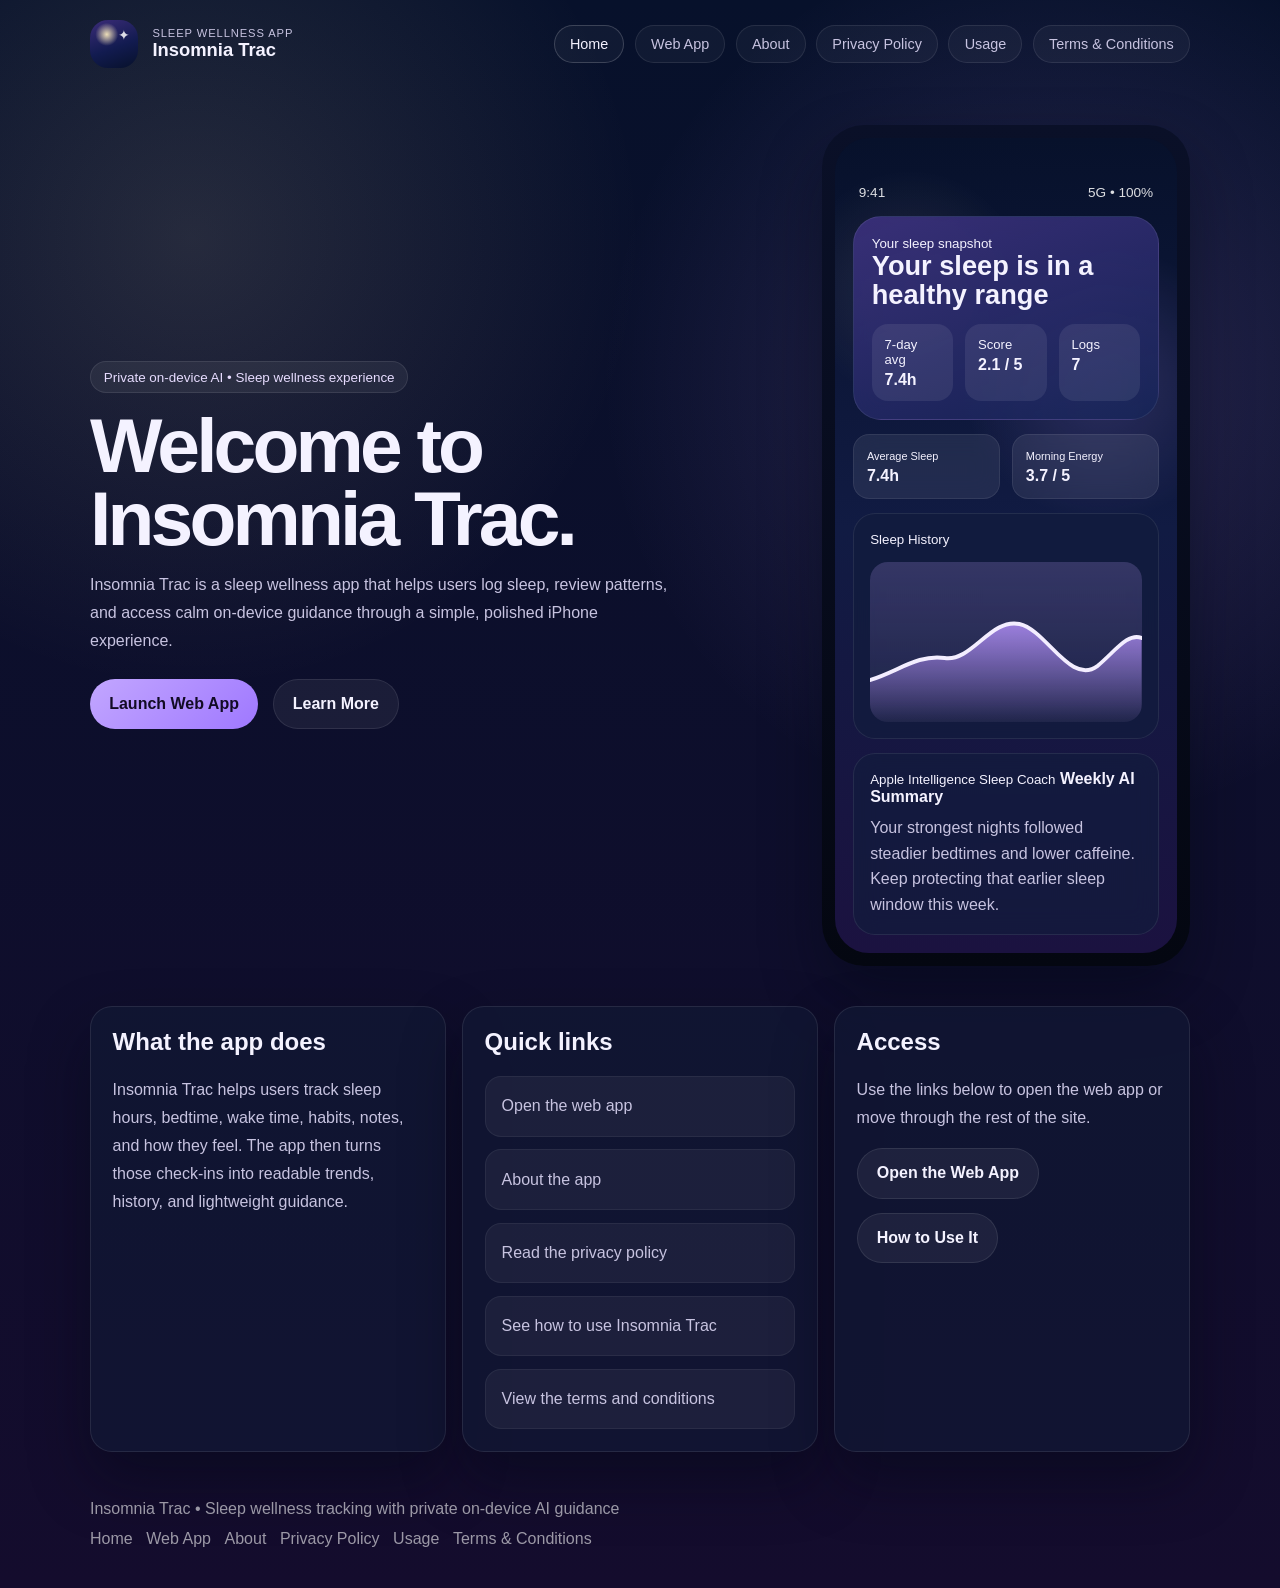
<file: docs/index.html>
<!DOCTYPE html>
<html lang="en">
<head>
    <meta charset="UTF-8">
    <meta name="viewport" content="width=device-width, initial-scale=1.0">
    <title>Insomnia Trac | Home</title>
    <meta name="description" content="Insomnia Trac is a sleep wellness app that helps users log sleep, review patterns, and access private on-device AI guidance.">
    <style>
        :root {
            --bg-top: #07112b;
            --bg-bottom: #140c2d;
            --panel: rgba(17, 24, 52, 0.78);
            --panel-strong: rgba(24, 32, 68, 0.9);
            --line: rgba(255, 255, 255, 0.09);
            --text: #f4f2ff;
            --muted: #c7c3e0;
            --accent: #b894ff;
            --accent-soft: #e7dcff;
            --glow: #f7e7bc;
            --shadow: 0 28px 60px rgba(3, 7, 18, 0.42);
            --radius-xl: 32px;
            --radius-lg: 22px;
        }

        * {
            box-sizing: border-box;
        }

        body {
            margin: 0;
            font-family: "Avenir Next", "Nunito Sans", sans-serif;
            color: var(--text);
            background:
                radial-gradient(circle at 15% 15%, rgba(247, 231, 188, 0.12), transparent 26%),
                radial-gradient(circle at 82% 24%, rgba(184, 148, 255, 0.18), transparent 28%),
                linear-gradient(180deg, var(--bg-top), var(--bg-bottom));
            min-height: 100vh;
        }

        a {
            color: inherit;
            text-decoration: none;
        }

        .container {
            width: min(1100px, calc(100% - 2rem));
            margin: 0 auto;
        }

        .topbar {
            display: flex;
            justify-content: space-between;
            align-items: center;
            gap: 1rem;
            padding: 1.25rem 0 0.75rem;
        }

        .brand {
            display: flex;
            align-items: center;
            gap: 0.9rem;
        }

        .brand-mark {
            width: 3rem;
            height: 3rem;
            border-radius: 18px;
            background:
                radial-gradient(circle at 35% 30%, rgba(247, 231, 188, 0.95), transparent 25%),
                linear-gradient(160deg, #3b2c78, #121b50 56%, #07112b);
            position: relative;
        }

        .brand-mark::after {
            content: "✦";
            position: absolute;
            top: 0.45rem;
            right: 0.5rem;
            font-size: 0.85rem;
            color: rgba(255, 255, 255, 0.85);
        }

        .brand-copy small {
            display: block;
            color: var(--muted);
            text-transform: uppercase;
            letter-spacing: 0.08em;
            font-size: 0.7rem;
        }

        .brand-copy strong {
            font-size: 1.15rem;
        }

        .site-nav {
            display: flex;
            flex-wrap: wrap;
            gap: 0.65rem;
        }

        .site-nav a {
            padding: 0.62rem 0.95rem;
            border-radius: 999px;
            border: 1px solid var(--line);
            background: rgba(255, 255, 255, 0.04);
            color: var(--muted);
            font-size: 0.9rem;
        }

        .site-nav a.active {
            color: var(--text);
            border-color: rgba(255, 255, 255, 0.18);
        }

        .hero {
            display: grid;
            grid-template-columns: 1.1fr 0.9fr;
            gap: 1.5rem;
            align-items: center;
            padding: 2.8rem 0 2rem;
        }

        .eyebrow {
            display: inline-flex;
            padding: 0.45rem 0.8rem;
            border-radius: 999px;
            border: 1px solid var(--line);
            background: rgba(255, 255, 255, 0.06);
            color: var(--accent-soft);
            font-size: 0.84rem;
        }

        h1 {
            margin: 1rem 0 0;
            font-size: clamp(2.7rem, 6vw, 4.8rem);
            line-height: 0.95;
            letter-spacing: -0.05em;
        }

        .lead {
            margin-top: 1rem;
            color: var(--muted);
            line-height: 1.75;
            max-width: 40rem;
        }

        .hero-actions {
            display: flex;
            flex-wrap: wrap;
            gap: 0.9rem;
            margin-top: 1.5rem;
        }

        .button {
            display: inline-flex;
            align-items: center;
            justify-content: center;
            padding: 0.95rem 1.2rem;
            border-radius: 999px;
            font-weight: 700;
        }

        .button-primary {
            background: linear-gradient(135deg, #c2a6ff, #9f78ff);
            color: #120b25;
        }

        .button-secondary {
            background: rgba(255, 255, 255, 0.06);
            border: 1px solid var(--line);
            color: var(--text);
        }

        .device {
            padding: 0.8rem;
            border-radius: 42px;
            background: linear-gradient(180deg, #0a1028, #040711);
            box-shadow: var(--shadow);
            width: min(100%, 23rem);
            margin-left: auto;
        }

        .screen {
            border-radius: 34px;
            padding: 1.15rem;
            min-height: 41rem;
            background:
                radial-gradient(circle at 22% 18%, rgba(247, 231, 188, 0.10), transparent 16%),
                radial-gradient(circle at 78% 30%, rgba(184, 148, 255, 0.18), transparent 22%),
                linear-gradient(180deg, #07112b, #111b43 48%, #1b1240);
        }

        .status {
            display: flex;
            justify-content: space-between;
            color: rgba(255, 255, 255, 0.86);
            font-size: 0.85rem;
            margin-top: 1.8rem;
            padding: 0 0.35rem;
        }

        .hero-card,
        .mini-card,
        .glass-card {
            border: 1px solid rgba(255, 255, 255, 0.08);
            background: rgba(19, 28, 61, 0.68);
            backdrop-filter: blur(12px);
        }

        .hero-card {
            margin-top: 1rem;
            border-radius: 28px;
            padding: 1.1rem;
            background: linear-gradient(160deg, rgba(60, 49, 126, 0.9), rgba(22, 37, 88, 0.82));
        }

        .capsule-row,
        .mini-grid {
            display: grid;
            gap: 0.75rem;
        }

        .capsule-row {
            grid-template-columns: repeat(3, 1fr);
            margin-top: 0.9rem;
        }

        .capsule,
        .mini-card {
            border-radius: 16px;
            padding: 0.8rem;
            background: rgba(255, 255, 255, 0.08);
            font-size: 0.82rem;
        }

        .capsule strong,
        .mini-card strong {
            display: block;
            margin-top: 0.25rem;
            font-size: 1rem;
        }

        .mini-grid {
            grid-template-columns: repeat(2, 1fr);
            margin-top: 0.9rem;
        }

        .glass-card {
            margin-top: 0.9rem;
            border-radius: 22px;
            padding: 1rem;
        }

        .chart {
            margin-top: 0.85rem;
            height: 10rem;
            border-radius: 18px;
            position: relative;
            overflow: hidden;
            background:
                linear-gradient(180deg, rgba(184, 148, 255, 0.18), rgba(184, 148, 255, 0.02)),
                rgba(255, 255, 255, 0.03);
        }

        .chart svg {
            position: absolute;
            inset: 0;
            width: 100%;
            height: 100%;
        }

        .content-grid {
            display: grid;
            grid-template-columns: repeat(3, 1fr);
            gap: 1rem;
            padding: 0.5rem 0 2rem;
        }

        .card {
            background: var(--panel);
            border: 1px solid var(--line);
            border-radius: var(--radius-lg);
            padding: 1.35rem;
            box-shadow: var(--shadow);
        }

        .card h2,
        .card h3 {
            margin-top: 0;
        }

        .card p,
        .card li {
            color: var(--muted);
            line-height: 1.75;
        }

        .link-list {
            display: grid;
            gap: 0.8rem;
            padding-left: 0;
            list-style: none;
            margin: 0;
        }

        .link-list a {
            display: block;
            padding: 0.95rem 1rem;
            border-radius: 16px;
            background: rgba(255, 255, 255, 0.05);
            border: 1px solid rgba(255, 255, 255, 0.06);
        }

        footer {
            padding: 1rem 0 2.5rem;
            color: rgba(255, 255, 255, 0.58);
        }

        .footer-links {
            display: flex;
            flex-wrap: wrap;
            gap: 0.85rem;
            margin-top: 0.75rem;
        }

        @media (max-width: 980px) {
            .topbar,
            .hero,
            .content-grid {
                grid-template-columns: 1fr;
                flex-direction: column;
                align-items: flex-start;
            }

            .device {
                margin-left: 0;
            }
        }

        @media (max-width: 640px) {
            .container {
                width: min(100% - 1.25rem, 1100px);
            }

            .site-nav,
            .hero-actions,
            .footer-links {
                flex-direction: column;
                align-items: stretch;
            }

            .capsule-row,
            .mini-grid {
                grid-template-columns: 1fr;
            }

            .button {
                width: 100%;
            }
        }
    </style>
</head>
<body>
    <div class="container">
        <header class="topbar">
            <a class="brand" href="./index.html">
                <div class="brand-mark" aria-hidden="true"></div>
                <div class="brand-copy">
                    <small>Sleep wellness app</small>
                    <strong>Insomnia Trac</strong>
                </div>
            </a>
            <nav class="site-nav" aria-label="Primary">
                <a class="active" href="./index.html">Home</a>
                <a href="./app.html">Web App</a>
                <a href="./about.html">About</a>
                <a href="./privacy-policy.html">Privacy Policy</a>
                <a href="./usage.html">Usage</a>
                <a href="./terms-and-conditions.html">Terms & Conditions</a>
            </nav>
        </header>

        <section class="hero">
            <div>
                <div class="eyebrow">Private on-device AI • Sleep wellness experience</div>
                <h1>Welcome to Insomnia Trac.</h1>
                <p class="lead">Insomnia Trac is a sleep wellness app that helps users log sleep, review patterns, and access calm on-device guidance through a simple, polished iPhone experience.</p>

                <div class="hero-actions">
                    <a class="button button-primary" href="./app.html">Launch Web App</a>
                    <a class="button button-secondary" href="./about.html">Learn More</a>
                </div>
            </div>

            <div class="device" aria-label="Insomnia Trac app preview">
                <div class="screen">
                    <div class="status">
                        <span>9:41</span>
                        <span>5G • 100%</span>
                    </div>

                    <div class="hero-card">
                        <small>Your sleep snapshot</small>
                        <strong style="display:block;font-size:1.7rem;line-height:1.05;">Your sleep is in a healthy range</strong>
                        <div class="capsule-row">
                            <div class="capsule">7-day avg<strong>7.4h</strong></div>
                            <div class="capsule">Score<strong>2.1 / 5</strong></div>
                            <div class="capsule">Logs<strong>7</strong></div>
                        </div>
                    </div>

                    <div class="mini-grid">
                        <div class="mini-card">
                            <small>Average Sleep</small>
                            <strong>7.4h</strong>
                        </div>
                        <div class="mini-card">
                            <small>Morning Energy</small>
                            <strong>3.7 / 5</strong>
                        </div>
                    </div>

                    <div class="glass-card">
                        <small>Sleep History</small>
                        <div class="chart">
                            <svg viewBox="0 0 320 160" preserveAspectRatio="none" aria-hidden="true">
                                <defs>
                                    <linearGradient id="areaFade" x1="0" x2="0" y1="0" y2="1">
                                        <stop offset="0%" stop-color="rgba(184,148,255,0.8)"></stop>
                                        <stop offset="100%" stop-color="rgba(184,148,255,0.02)"></stop>
                                    </linearGradient>
                                </defs>
                                <path d="M0,118 C32,110 56,92 88,96 C120,100 142,56 176,62 C208,68 236,124 268,104 C288,90 304,70 320,76 L320,160 L0,160 Z" fill="url(#areaFade)"></path>
                                <path d="M0,118 C32,110 56,92 88,96 C120,100 142,56 176,62 C208,68 236,124 268,104 C288,90 304,70 320,76" fill="none" stroke="#f3edff" stroke-width="4" stroke-linecap="round"></path>
                            </svg>
                        </div>
                    </div>

                    <div class="glass-card">
                        <small>Apple Intelligence Sleep Coach</small>
                        <strong>Weekly AI Summary</strong>
                        <p style="margin:0.55rem 0 0;color:var(--muted);line-height:1.6;">Your strongest nights followed steadier bedtimes and lower caffeine. Keep protecting that earlier sleep window this week.</p>
                    </div>
                </div>
            </div>
        </section>

        <section class="content-grid">
            <article class="card">
                <h2>What the app does</h2>
                <p>Insomnia Trac helps users track sleep hours, bedtime, wake time, habits, notes, and how they feel. The app then turns those check-ins into readable trends, history, and lightweight guidance.</p>
            </article>

            <article class="card">
                <h2>Quick links</h2>
                <ul class="link-list">
                    <li><a href="./app.html">Open the web app</a></li>
                    <li><a href="./about.html">About the app</a></li>
                    <li><a href="./privacy-policy.html">Read the privacy policy</a></li>
                    <li><a href="./usage.html">See how to use Insomnia Trac</a></li>
                    <li><a href="./terms-and-conditions.html">View the terms and conditions</a></li>
                </ul>
            </article>

            <article class="card">
                <h2>Access</h2>
                <p>Use the links below to open the web app or move through the rest of the site.</p>
                <div class="hero-actions" style="margin-top:1rem;">
                    <a class="button button-secondary" href="./app.html">Open the Web App</a>
                    <a class="button button-secondary" href="./usage.html">How to Use It</a>
                </div>
            </article>
        </section>

        <footer>
            <div>Insomnia Trac • Sleep wellness tracking with private on-device AI guidance</div>
            <div class="footer-links">
                <a href="./index.html">Home</a>
                <a href="./app.html">Web App</a>
                <a href="./about.html">About</a>
                <a href="./privacy-policy.html">Privacy Policy</a>
                <a href="./usage.html">Usage</a>
                <a href="./terms-and-conditions.html">Terms & Conditions</a>
            </div>
        </footer>
    </div>
</body>
</html>
</file>
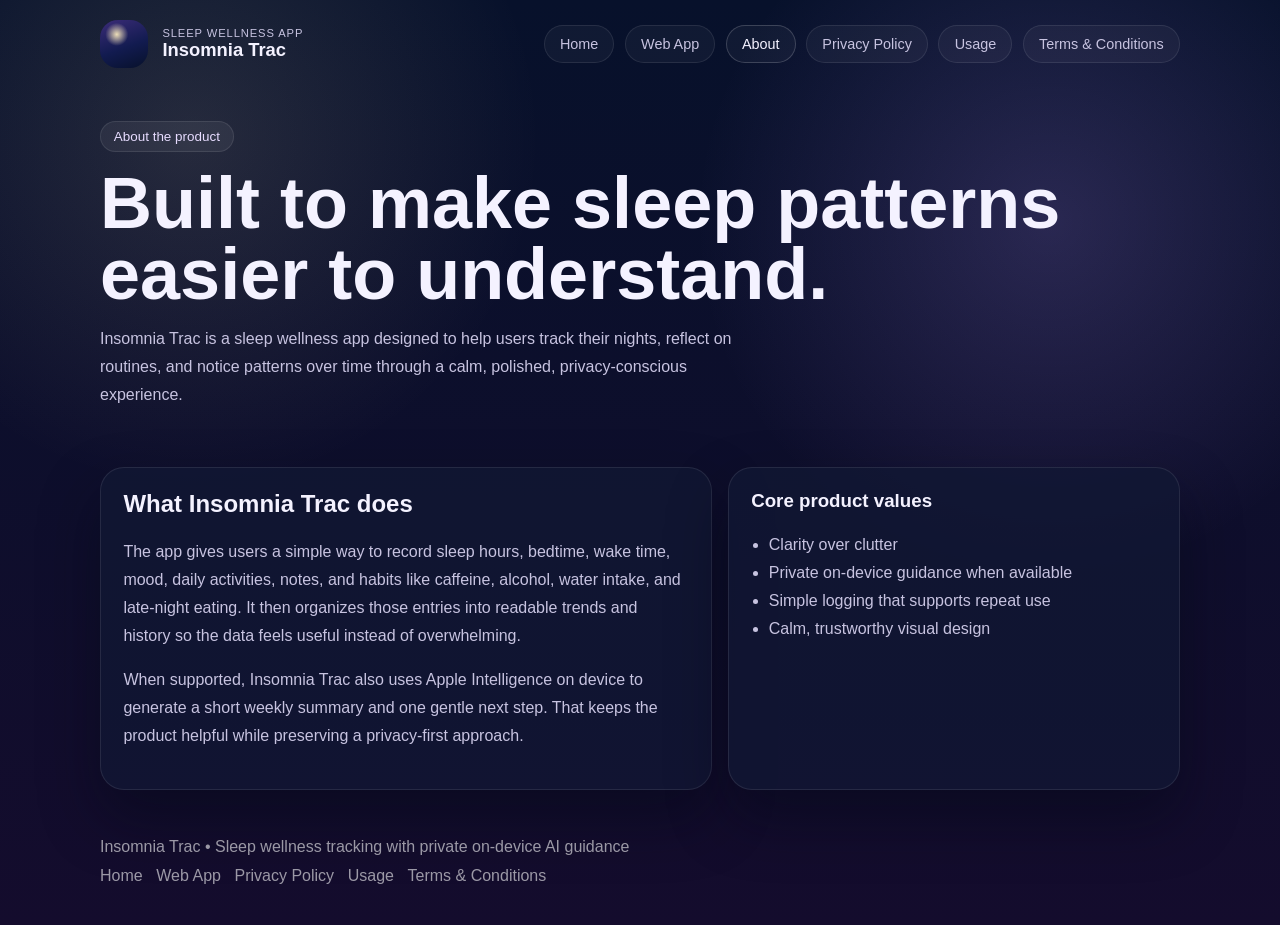
<file: docs/about.html>
<!DOCTYPE html>
<html lang="en">
<head>
    <meta charset="UTF-8">
    <meta name="viewport" content="width=device-width, initial-scale=1.0">
    <title>About | Insomnia Trac</title>
    <meta name="description" content="Learn about Insomnia Trac, a sleep wellness app focused on logging patterns and private on-device AI guidance.">
    <style>
        :root {
            --bg-top: #07112b;
            --bg-bottom: #140c2d;
            --panel: rgba(17, 24, 52, 0.78);
            --line: rgba(255, 255, 255, 0.09);
            --text: #f4f2ff;
            --muted: #c7c3e0;
            --accent-soft: #e7dcff;
            --shadow: 0 28px 60px rgba(3, 7, 18, 0.42);
        }
        * { box-sizing: border-box; }
        body {
            margin: 0;
            font-family: "Avenir Next", "Nunito Sans", sans-serif;
            color: var(--text);
            background:
                radial-gradient(circle at 15% 15%, rgba(247, 231, 188, 0.12), transparent 26%),
                radial-gradient(circle at 82% 24%, rgba(184, 148, 255, 0.18), transparent 28%),
                linear-gradient(180deg, var(--bg-top), var(--bg-bottom));
        }
        a { color: inherit; text-decoration: none; }
        .container { width: min(1080px, calc(100% - 2rem)); margin: 0 auto; }
        .topbar {
            display: flex; justify-content: space-between; align-items: center; gap: 1rem;
            padding: 1.25rem 0 0.5rem;
        }
        .brand { display: flex; align-items: center; gap: 0.9rem; }
        .brand-mark {
            width: 3rem; height: 3rem; border-radius: 18px;
            background: radial-gradient(circle at 35% 30%, rgba(247,231,188,.95), transparent 25%), linear-gradient(160deg, #3b2c78, #121b50 56%, #07112b);
        }
        .brand-copy small { display:block; color: var(--muted); text-transform: uppercase; font-size: .7rem; letter-spacing:.08em; }
        .brand-copy strong { font-size: 1.15rem; }
        .site-nav { display:flex; flex-wrap:wrap; gap:.65rem; }
        .site-nav a {
            padding:.62rem .95rem; border-radius:999px; border:1px solid var(--line);
            background:rgba(255,255,255,.04); color:var(--muted); font-size:.9rem;
        }
        .site-nav a.active { color: var(--text); border-color: rgba(255,255,255,.18); }
        .hero { padding: 2.8rem 0 1.6rem; }
        .eyebrow {
            display:inline-flex; padding:.45rem .8rem; border-radius:999px; border:1px solid var(--line);
            background:rgba(255,255,255,.06); color:var(--accent-soft); font-size:.84rem;
        }
        h1 { margin: 1rem 0 0; font-size: clamp(2.7rem, 6vw, 4.5rem); line-height: .98; }
        .lead { margin-top: 1rem; color: var(--muted); max-width: 42rem; line-height: 1.75; }
        .grid { display:grid; grid-template-columns: 1.15fr .85fr; gap:1rem; padding: 1rem 0 2rem; }
        .card {
            background: var(--panel); border:1px solid var(--line); border-radius: 24px;
            padding: 1.4rem; box-shadow: var(--shadow);
        }
        .card h2, .card h3 { margin-top: 0; }
        .card p, .card li { color: var(--muted); line-height: 1.75; }
        ul { margin: 0; padding-left: 1.1rem; }
        footer { padding: 1rem 0 2.5rem; color: rgba(255,255,255,.58); }
        .footer-links { margin-top:.7rem; display:flex; flex-wrap:wrap; gap:.85rem; }
        @media (max-width: 900px) {
            .topbar, .grid { grid-template-columns: 1fr; flex-direction: column; align-items:flex-start; }
        }
    </style>
</head>
<body>
    <div class="container">
        <header class="topbar">
            <a class="brand" href="./index.html">
                <div class="brand-mark" aria-hidden="true"></div>
                <div class="brand-copy">
                    <small>Sleep wellness app</small>
                    <strong>Insomnia Trac</strong>
                </div>
            </a>
            <nav class="site-nav" aria-label="Primary">
                <a href="./index.html">Home</a>
                <a href="./app.html">Web App</a>
                <a class="active" href="./about.html">About</a>
                <a href="./privacy-policy.html">Privacy Policy</a>
                <a href="./usage.html">Usage</a>
                <a href="./terms-and-conditions.html">Terms & Conditions</a>
            </nav>
        </header>

        <section class="hero">
            <div class="eyebrow">About the product</div>
            <h1>Built to make sleep patterns easier to understand.</h1>
            <p class="lead">Insomnia Trac is a sleep wellness app designed to help users track their nights, reflect on routines, and notice patterns over time through a calm, polished, privacy-conscious experience.</p>
        </section>

        <section class="grid">
            <article class="card">
                <h2>What Insomnia Trac does</h2>
                <p>The app gives users a simple way to record sleep hours, bedtime, wake time, mood, daily activities, notes, and habits like caffeine, alcohol, water intake, and late-night eating. It then organizes those entries into readable trends and history so the data feels useful instead of overwhelming.</p>
                <p>When supported, Insomnia Trac also uses Apple Intelligence on device to generate a short weekly summary and one gentle next step. That keeps the product helpful while preserving a privacy-first approach.</p>
            </article>

            <aside class="card">
                <h3>Core product values</h3>
                <ul>
                    <li>Clarity over clutter</li>
                    <li>Private on-device guidance when available</li>
                    <li>Simple logging that supports repeat use</li>
                    <li>Calm, trustworthy visual design</li>
                </ul>
            </aside>
        </section>

        <footer>
            <div>Insomnia Trac • Sleep wellness tracking with private on-device AI guidance</div>
            <div class="footer-links">
                <a href="./index.html">Home</a>
                <a href="./app.html">Web App</a>
                <a href="./privacy-policy.html">Privacy Policy</a>
                <a href="./usage.html">Usage</a>
                <a href="./terms-and-conditions.html">Terms & Conditions</a>
            </div>
        </footer>
    </div>
</body>
</html>
</file>
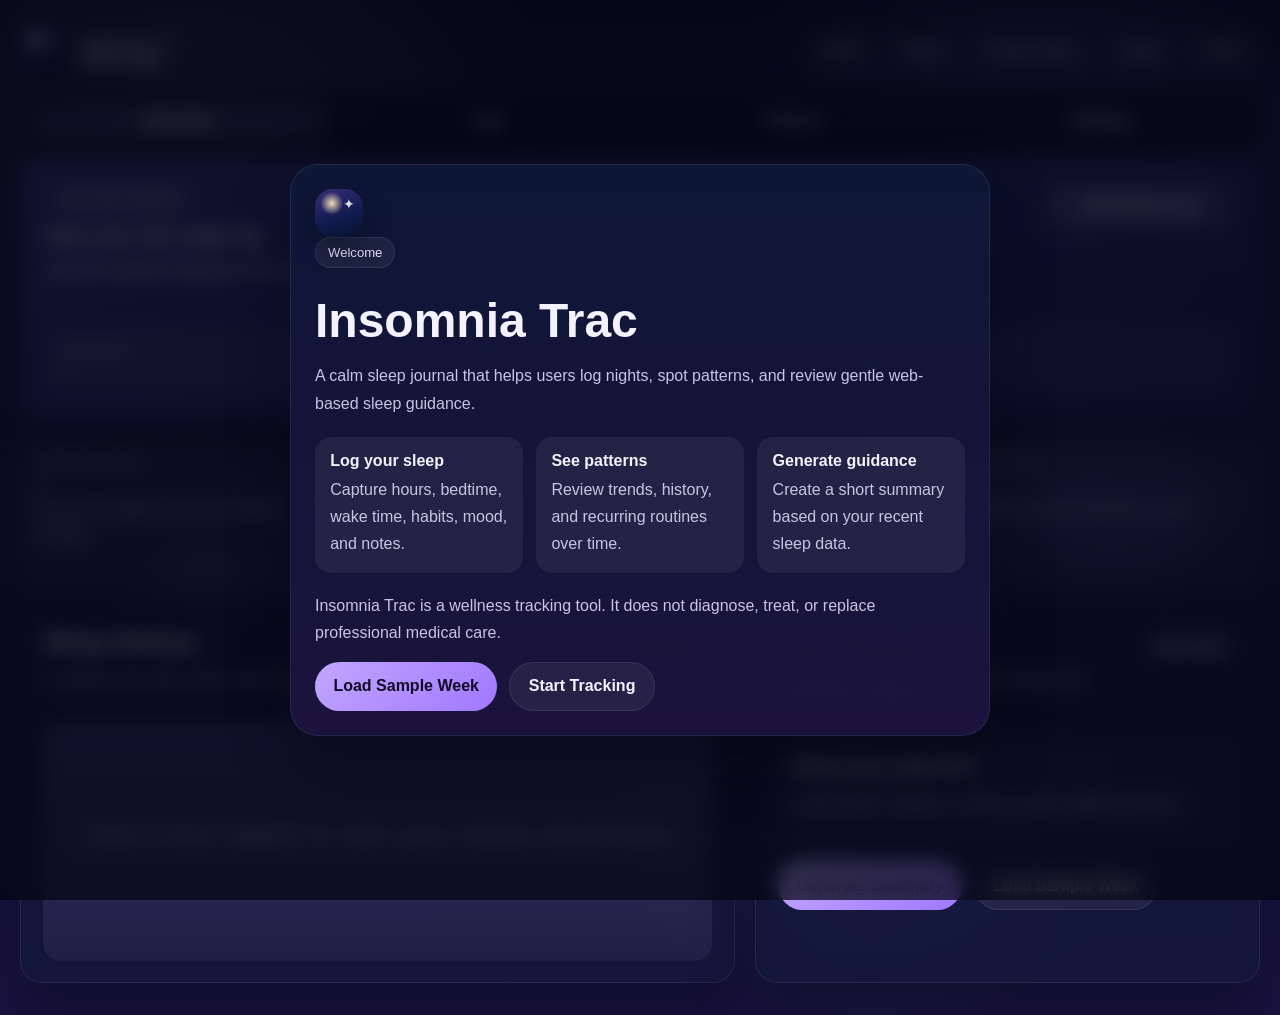
<file: docs/app.html>
<!DOCTYPE html>
<html lang="en">
<head>
    <meta charset="UTF-8">
    <meta name="viewport" content="width=device-width, initial-scale=1.0">
    <title>Insomnia Trac | Web App</title>
    <meta name="description" content="A web app version of Insomnia Trac for logging sleep, reviewing patterns, and generating web-based sleep insights.">
    <link rel="stylesheet" href="./app.css">
</head>
<body>
    <div class="app-shell">
        <header class="app-topbar">
            <div class="brand-block">
                <div class="brand-mark" aria-hidden="true"></div>
                <div>
                    <small>Insomnia Trac</small>
                    <strong>Web App</strong>
                </div>
            </div>
            <nav class="site-links" aria-label="Website">
                <a href="./index.html">Home</a>
                <a href="./about.html">About</a>
                <a href="./privacy-policy.html">Privacy Policy</a>
                <a href="./usage.html">Usage</a>
                <a href="./terms-and-conditions.html">Terms</a>
            </nav>
        </header>

        <nav class="tabbar" aria-label="App tabs">
            <button class="tab active" data-tab="overview">Overview</button>
            <button class="tab" data-tab="log">Log</button>
            <button class="tab" data-tab="history">History</button>
            <button class="tab" data-tab="settings">Settings</button>
        </nav>

        <main class="app-layout">
            <section class="page active" data-page="overview">
                <div class="page-scroll">
                    <div class="overview-background">
                        <span class="star star-a">✦</span>
                        <span class="star star-b">✧</span>
                        <span class="star star-c">✦</span>
                        <span class="orb orb-a"></span>
                        <span class="orb orb-b"></span>
                    </div>

                    <section class="hero-card overview-hero">
                        <div class="hero-copy">
                            <p class="eyebrow">Your sleep snapshot</p>
                            <h1 id="hero-title">Start your first sleep log</h1>
                            <p id="hero-subtitle">Use the Log tab to add your first entry, then come back here to review your patterns.</p>
                        </div>
                        <button class="primary-chip" data-jump-log>Add Sleep Log</button>
                        <div class="hero-pills">
                            <article class="summary-pill">
                                <span>7-day avg</span>
                                <strong id="pill-avg">--</strong>
                            </article>
                            <article class="summary-pill">
                                <span>Score</span>
                                <strong id="pill-score">--</strong>
                            </article>
                            <article class="summary-pill">
                                <span>Logs</span>
                                <strong id="pill-count">0</strong>
                            </article>
                        </div>
                    </section>

                    <section class="metric-grid overview-metrics" id="metric-grid"></section>

                    <section class="glass-card overview-history">
                        <div class="section-heading-row">
                            <div>
                                <h2>Sleep History</h2>
                                <p>A simple trend view of the most recent seven nights.</p>
                            </div>
                            <span class="badge">Goal: 7-9h</span>
                        </div>
                        <div class="chart-wrap">
                            <svg id="sleep-chart" viewBox="0 0 320 180" preserveAspectRatio="none" aria-label="Sleep history chart"></svg>
                        </div>
                    </section>

                    <section class="glass-card coach-card overview-coach">
                        <div class="section-heading-row">
                            <div>
                                <h2>Sleep Coach</h2>
                                <p>Generate a short web-based summary from recent sleep patterns.</p>
                            </div>
                            <span class="badge soft">Web insight</span>
                        </div>
                        <div id="coach-empty" class="empty-state">
                            <h3>Need more data first</h3>
                            <p>Log at least 3 nights to unlock a more useful summary.</p>
                        </div>
                        <div id="coach-output" class="coach-output hidden">
                            <h3 id="coach-headline">Weekly Summary</h3>
                            <p id="coach-body"></p>
                        </div>
                        <div class="coach-actions">
                            <button class="button button-primary" id="generate-summary">Generate Summary</button>
                            <button class="button button-secondary" id="load-sample-overview">Load Sample Week</button>
                        </div>
                    </section>
                </div>
            </section>

            <section class="page" data-page="log">
                <div class="page-scroll page-scroll-with-action">
                    <section class="compact-header-card">
                        <div>
                            <p class="eyebrow">Nightly check-in</p>
                            <h2 id="log-title">Sleep basics</h2>
                            <p id="log-subtitle">Record the core details first, then add extra context only when it matters.</p>
                        </div>
                    </section>

                    <form id="sleep-form" class="form-stack">
                        <section class="glass-card">
                            <div class="section-heading">
                                <h2>Sleep basics</h2>
                                <p>Capture the day, hours, and how you felt in one quick pass.</p>
                            </div>

                            <div class="field-panel field-inline">
                                <div class="field-copy">
                                    <label for="log-date">Selected date</label>
                                    <strong id="selected-date-label"></strong>
                                </div>
                                <input id="log-date" name="date" type="date" required>
                            </div>

                            <div class="field-group">
                                <div class="field-inline">
                                    <label for="sleep-hours">Hours slept</label>
                                    <strong id="sleep-hours-value">7.5h</strong>
                                </div>
                                <input id="sleep-hours" name="sleepHours" type="range" min="0" max="14" step="0.5" value="7.5">
                                <p class="helper">Recommended range: 7-9 hours</p>
                            </div>

                            <div class="field-group">
                                <label for="feeling">How do you feel today?</label>
                                <select id="feeling" name="feeling">
                                    <option>Tired</option>
                                    <option>Anxious</option>
                                    <option>Energetic</option>
                                    <option>Calm</option>
                                </select>
                            </div>
                        </section>

                        <section class="glass-card">
                            <div class="section-heading">
                                <h2>Sleep window</h2>
                                <p>Capture when you went to bed and when you woke up.</p>
                            </div>
                            <div class="split-grid">
                                <div class="field-panel">
                                    <label for="bedtime">Bedtime</label>
                                    <input id="bedtime" name="bedtime" type="time" required>
                                </div>
                                <div class="field-panel">
                                    <label for="wake-time">Wake time</label>
                                    <input id="wake-time" name="wakeTime" type="time" required>
                                </div>
                            </div>
                        </section>

                        <section class="glass-card">
                            <div class="section-heading">
                                <h2>Sleep quality</h2>
                                <p>Use the sliders to rate the night.</p>
                            </div>

                            <div class="slider-stack">
                                <div class="slider-row">
                                    <div class="slider-copy">
                                        <label for="difficulty">Difficulty falling asleep</label>
                                        <small id="difficulty-text">Moderate difficulty</small>
                                    </div>
                                    <strong id="difficulty-value">3/5</strong>
                                </div>
                                <input id="difficulty" name="difficulty" type="range" min="1" max="5" step="1" value="3">

                                <div class="slider-row">
                                    <div class="slider-copy">
                                        <label for="wakeups">Nighttime wake-ups</label>
                                        <small id="wakeups-text">Some wake-ups</small>
                                    </div>
                                    <strong id="wakeups-value">2/5</strong>
                                </div>
                                <input id="wakeups" name="wakeups" type="range" min="1" max="5" step="1" value="2">

                                <div class="slider-row">
                                    <div class="slider-copy">
                                        <label for="energy">Morning energy</label>
                                        <small id="energy-text">Moderate morning energy</small>
                                    </div>
                                    <strong id="energy-value">3/5</strong>
                                </div>
                                <input id="energy" name="energy" type="range" min="1" max="5" step="1" value="3">
                            </div>
                        </section>

                        <section class="glass-card">
                            <details id="optional-details" open>
                                <summary>Routines, habits, and notes</summary>
                                <div class="details-body">
                                    <div class="section-heading">
                                        <h2>Activities</h2>
                                        <p>Select more than one if needed.</p>
                                    </div>
                                    <div id="activity-grid" class="activity-grid"></div>

                                    <div class="field-inline-grid">
                                        <input id="custom-activity" type="text" placeholder="Add custom activity">
                                        <button type="button" class="button button-secondary" id="add-custom-activity">Add</button>
                                    </div>

                                    <div id="selected-activities" class="selected-activities"></div>

                                    <div class="field-group">
                                        <div class="slider-row">
                                            <div class="slider-copy">
                                                <label for="activity-level">Activity level</label>
                                                <small>How active were you during the day?</small>
                                            </div>
                                            <strong id="activity-level-value">3/5</strong>
                                        </div>
                                        <input id="activity-level" name="activityLevel" type="range" min="1" max="5" step="1" value="3">
                                    </div>

                                    <label class="toggle-card">
                                        <input id="late-night-eating" name="lateNightEating" type="checkbox">
                                        <span>
                                            <strong>Late-night eating</strong>
                                            <small>Helpful if meals or snacks affected your sleep.</small>
                                        </span>
                                    </label>

                                    <div class="stepper-grid">
                                        <div class="stepper-card">
                                            <div>
                                                <label for="water-intake">Water intake</label>
                                                <small>Approximate total for the day.</small>
                                            </div>
                                            <div class="stepper-control">
                                                <button type="button" data-stepper="water-intake" data-step="-1">-</button>
                                                <strong id="water-intake-value">6</strong>
                                                <button type="button" data-stepper="water-intake" data-step="1">+</button>
                                            </div>
                                            <input id="water-intake" name="waterIntake" type="hidden" value="6">
                                        </div>

                                        <div class="stepper-card">
                                            <div>
                                                <label for="coffee-intake">Coffee intake</label>
                                                <small>Include coffee or strong caffeine drinks.</small>
                                            </div>
                                            <div class="stepper-control">
                                                <button type="button" data-stepper="coffee-intake" data-step="-1">-</button>
                                                <strong id="coffee-intake-value">0</strong>
                                                <button type="button" data-stepper="coffee-intake" data-step="1">+</button>
                                            </div>
                                            <input id="coffee-intake" name="coffeeIntake" type="hidden" value="0">
                                        </div>

                                        <div class="stepper-card">
                                            <div>
                                                <label for="alcohol-intake">Alcohol intake</label>
                                                <small>Helpful if drinks may have affected your sleep.</small>
                                            </div>
                                            <div class="stepper-control">
                                                <button type="button" data-stepper="alcohol-intake" data-step="-1">-</button>
                                                <strong id="alcohol-intake-value">0</strong>
                                                <button type="button" data-stepper="alcohol-intake" data-step="1">+</button>
                                            </div>
                                            <input id="alcohol-intake" name="alcoholIntake" type="hidden" value="0">
                                        </div>
                                    </div>

                                    <div class="field-group">
                                        <label for="notes">Notes</label>
                                        <textarea id="notes" name="notes" rows="4" placeholder="Stress, travel, screen time, or anything else you want to remember."></textarea>
                                        <p class="helper">Notes help future insights feel more personal.</p>
                                    </div>
                                </div>
                            </details>
                        </section>
                    </form>
                </div>

                <div class="floating-action-bar">
                    <button class="button button-secondary hidden" id="cancel-editing">Cancel</button>
                    <button class="button button-primary flex-grow" id="save-log">Save Log</button>
                </div>
            </section>

            <section class="page" data-page="history">
                <div class="page-scroll">
                    <section class="compact-header-card">
                        <div>
                            <p class="eyebrow">Sleep journal</p>
                            <h2>History</h2>
                            <p>Review past nights, edit mistakes, and remove entries you no longer want to keep.</p>
                        </div>
                    </section>

                    <div id="history-list" class="history-list"></div>
                </div>
            </section>

            <section class="page" data-page="settings">
                <div class="page-scroll">
                    <section class="compact-header-card">
                        <div>
                            <p class="eyebrow">Preferences</p>
                            <h2>Settings</h2>
                            <p>Save reminder times, request browser notification access, and keep support links close by.</p>
                        </div>
                    </section>

                    <section class="glass-card">
                        <div class="section-heading-row">
                            <div>
                                <h2>Reminders</h2>
                                <p>Browser reminders work best while this page is open.</p>
                            </div>
                            <span class="badge" id="notification-status">Off</span>
                        </div>

                        <div class="split-grid">
                            <div class="field-panel">
                                <label for="evening-reminder">Evening reminder</label>
                                <input id="evening-reminder" type="time">
                            </div>
                            <div class="field-panel">
                                <label for="morning-reminder">Morning reminder</label>
                                <input id="morning-reminder" type="time">
                            </div>
                        </div>

                        <div class="coach-actions">
                            <button class="button button-primary" id="enable-notifications">Enable Notifications</button>
                            <button class="button button-secondary" id="save-reminders">Save Reminder Times</button>
                        </div>
                        <p class="helper" id="notification-message"></p>
                    </section>

                    <section class="glass-card">
                        <div class="section-heading">
                            <h2>Support & links</h2>
                            <p>Open the website pages for more details.</p>
                        </div>
                        <div class="link-stack">
                            <a href="./about.html">About</a>
                            <a href="./privacy-policy.html">Privacy Policy</a>
                            <a href="./usage.html">Usage</a>
                            <a href="./terms-and-conditions.html">Terms & Conditions</a>
                            <a href="mailto:support.chaniiapps@gmail.com">support.chaniiapps@gmail.com</a>
                        </div>
                    </section>
                </div>
            </section>
        </main>

    </div>

    <div class="welcome-overlay hidden" id="welcome-overlay" role="dialog" aria-modal="true">
        <div class="welcome-card">
            <div class="welcome-mark" aria-hidden="true"></div>
            <p class="eyebrow">Welcome</p>
            <h2>Insomnia Trac</h2>
            <p class="lead-tight">A calm sleep journal that helps users log nights, spot patterns, and review gentle web-based sleep guidance.</p>
            <div class="welcome-benefits">
                <article>
                    <strong>Log your sleep</strong>
                    <span>Capture hours, bedtime, wake time, habits, mood, and notes.</span>
                </article>
                <article>
                    <strong>See patterns</strong>
                    <span>Review trends, history, and recurring routines over time.</span>
                </article>
                <article>
                    <strong>Generate guidance</strong>
                    <span>Create a short summary based on your recent sleep data.</span>
                </article>
            </div>
            <p class="welcome-disclaimer">Insomnia Trac is a wellness tracking tool. It does not diagnose, treat, or replace professional medical care.</p>
            <div class="coach-actions">
                <button class="button button-primary" id="welcome-load-sample">Load Sample Week</button>
                <button class="button button-secondary" id="welcome-start">Start Tracking</button>
            </div>
        </div>
    </div>

    <template id="history-item-template">
        <article class="glass-card history-card">
            <div class="history-top">
                <div>
                    <h3 class="history-date"></h3>
                    <p class="history-hours"></p>
                </div>
                <div class="history-actions">
                    <button class="icon-button history-edit" type="button">Edit</button>
                    <button class="icon-button history-delete" type="button">Delete</button>
                </div>
            </div>
            <div class="history-pills"></div>
            <div class="history-activities hidden"></div>
            <div class="history-notes hidden"></div>
        </article>
    </template>

    <script src="./app.js"></script>
</body>
</html>
</file>
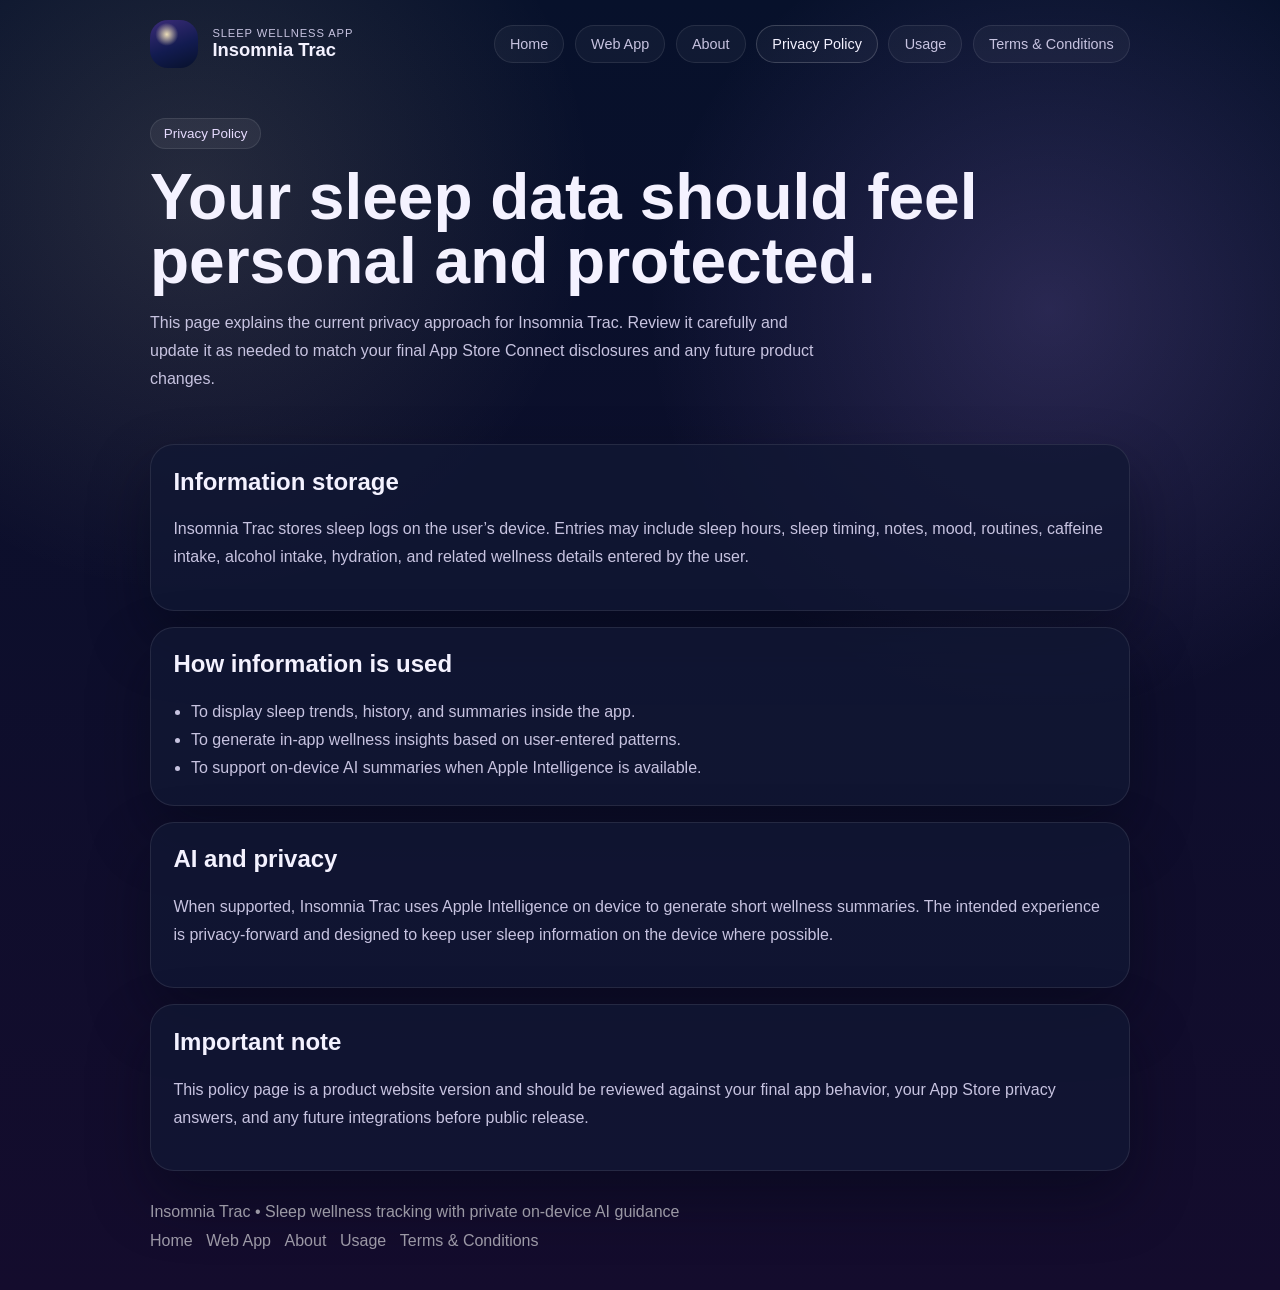
<file: docs/privacy-policy.html>
<!DOCTYPE html>
<html lang="en">
<head>
    <meta charset="UTF-8">
    <meta name="viewport" content="width=device-width, initial-scale=1.0">
    <title>Privacy Policy | Insomnia Trac</title>
    <meta name="description" content="Privacy Policy for Insomnia Trac.">
    <style>
        :root { --bg-top:#07112b; --bg-bottom:#140c2d; --panel:rgba(17,24,52,.78); --line:rgba(255,255,255,.09); --text:#f4f2ff; --muted:#c7c3e0; --accent-soft:#e7dcff; --shadow:0 28px 60px rgba(3,7,18,.42);}
        * { box-sizing:border-box; } body { margin:0; font-family:"Avenir Next","Nunito Sans",sans-serif; color:var(--text); background:radial-gradient(circle at 15% 15%, rgba(247,231,188,.12), transparent 26%), radial-gradient(circle at 82% 24%, rgba(184,148,255,.18), transparent 28%), linear-gradient(180deg, var(--bg-top), var(--bg-bottom)); }
        a { color:inherit; text-decoration:none; } .container { width:min(980px, calc(100% - 2rem)); margin:0 auto; }
        .topbar { display:flex; justify-content:space-between; align-items:center; gap:1rem; padding:1.25rem 0 .5rem; }
        .brand { display:flex; align-items:center; gap:.9rem; } .brand-mark { width:3rem; height:3rem; border-radius:18px; background:radial-gradient(circle at 35% 30%, rgba(247,231,188,.95), transparent 25%), linear-gradient(160deg, #3b2c78, #121b50 56%, #07112b);}
        .brand-copy small { display:block; color:var(--muted); text-transform:uppercase; font-size:.7rem; letter-spacing:.08em; } .brand-copy strong { font-size:1.15rem; }
        .site-nav { display:flex; flex-wrap:wrap; gap:.65rem; } .site-nav a { padding:.62rem .95rem; border-radius:999px; border:1px solid var(--line); background:rgba(255,255,255,.04); color:var(--muted); font-size:.9rem; } .site-nav a.active { color:var(--text); border-color:rgba(255,255,255,.18); }
        .hero { padding:2.6rem 0 1.2rem; } .eyebrow { display:inline-flex; padding:.45rem .8rem; border-radius:999px; border:1px solid var(--line); background:rgba(255,255,255,.06); color:var(--accent-soft); font-size:.84rem; }
        h1 { margin:1rem 0 0; font-size:clamp(2.5rem, 5vw, 4.1rem); line-height:1; } .lead { margin-top:1rem; color:var(--muted); line-height:1.75; max-width:42rem; }
        .card { background:var(--panel); border:1px solid var(--line); border-radius:24px; padding:1.4rem; box-shadow:var(--shadow); margin:1rem 0; }
        .card h2 { margin-top:0; } .card p, .card li { color:var(--muted); line-height:1.75; } ul { margin:0; padding-left:1.1rem; }
        footer { padding:1rem 0 2.5rem; color:rgba(255,255,255,.58); } .footer-links { margin-top:.7rem; display:flex; flex-wrap:wrap; gap:.85rem; }
        @media (max-width:900px) { .topbar { flex-direction:column; align-items:flex-start; } }
    </style>
</head>
<body>
    <div class="container">
        <header class="topbar">
            <a class="brand" href="./index.html"><div class="brand-mark" aria-hidden="true"></div><div class="brand-copy"><small>Sleep wellness app</small><strong>Insomnia Trac</strong></div></a>
            <nav class="site-nav" aria-label="Primary">
                <a href="./index.html">Home</a>
                <a href="./app.html">Web App</a>
                <a href="./about.html">About</a>
                <a class="active" href="./privacy-policy.html">Privacy Policy</a>
                <a href="./usage.html">Usage</a>
                <a href="./terms-and-conditions.html">Terms & Conditions</a>
            </nav>
        </header>

        <section class="hero">
            <div class="eyebrow">Privacy Policy</div>
            <h1>Your sleep data should feel personal and protected.</h1>
            <p class="lead">This page explains the current privacy approach for Insomnia Trac. Review it carefully and update it as needed to match your final App Store Connect disclosures and any future product changes.</p>
        </section>

        <section class="card">
            <h2>Information storage</h2>
            <p>Insomnia Trac stores sleep logs on the user’s device. Entries may include sleep hours, sleep timing, notes, mood, routines, caffeine intake, alcohol intake, hydration, and related wellness details entered by the user.</p>
        </section>

        <section class="card">
            <h2>How information is used</h2>
            <ul>
                <li>To display sleep trends, history, and summaries inside the app.</li>
                <li>To generate in-app wellness insights based on user-entered patterns.</li>
                <li>To support on-device AI summaries when Apple Intelligence is available.</li>
            </ul>
        </section>

        <section class="card">
            <h2>AI and privacy</h2>
            <p>When supported, Insomnia Trac uses Apple Intelligence on device to generate short wellness summaries. The intended experience is privacy-forward and designed to keep user sleep information on the device where possible.</p>
        </section>

        <section class="card">
            <h2>Important note</h2>
            <p>This policy page is a product website version and should be reviewed against your final app behavior, your App Store privacy answers, and any future integrations before public release.</p>
        </section>

        <footer>
            <div>Insomnia Trac • Sleep wellness tracking with private on-device AI guidance</div>
            <div class="footer-links">
                <a href="./index.html">Home</a>
                <a href="./app.html">Web App</a>
                <a href="./about.html">About</a>
                <a href="./usage.html">Usage</a>
                <a href="./terms-and-conditions.html">Terms & Conditions</a>
            </div>
        </footer>
    </div>
</body>
</html>
</file>
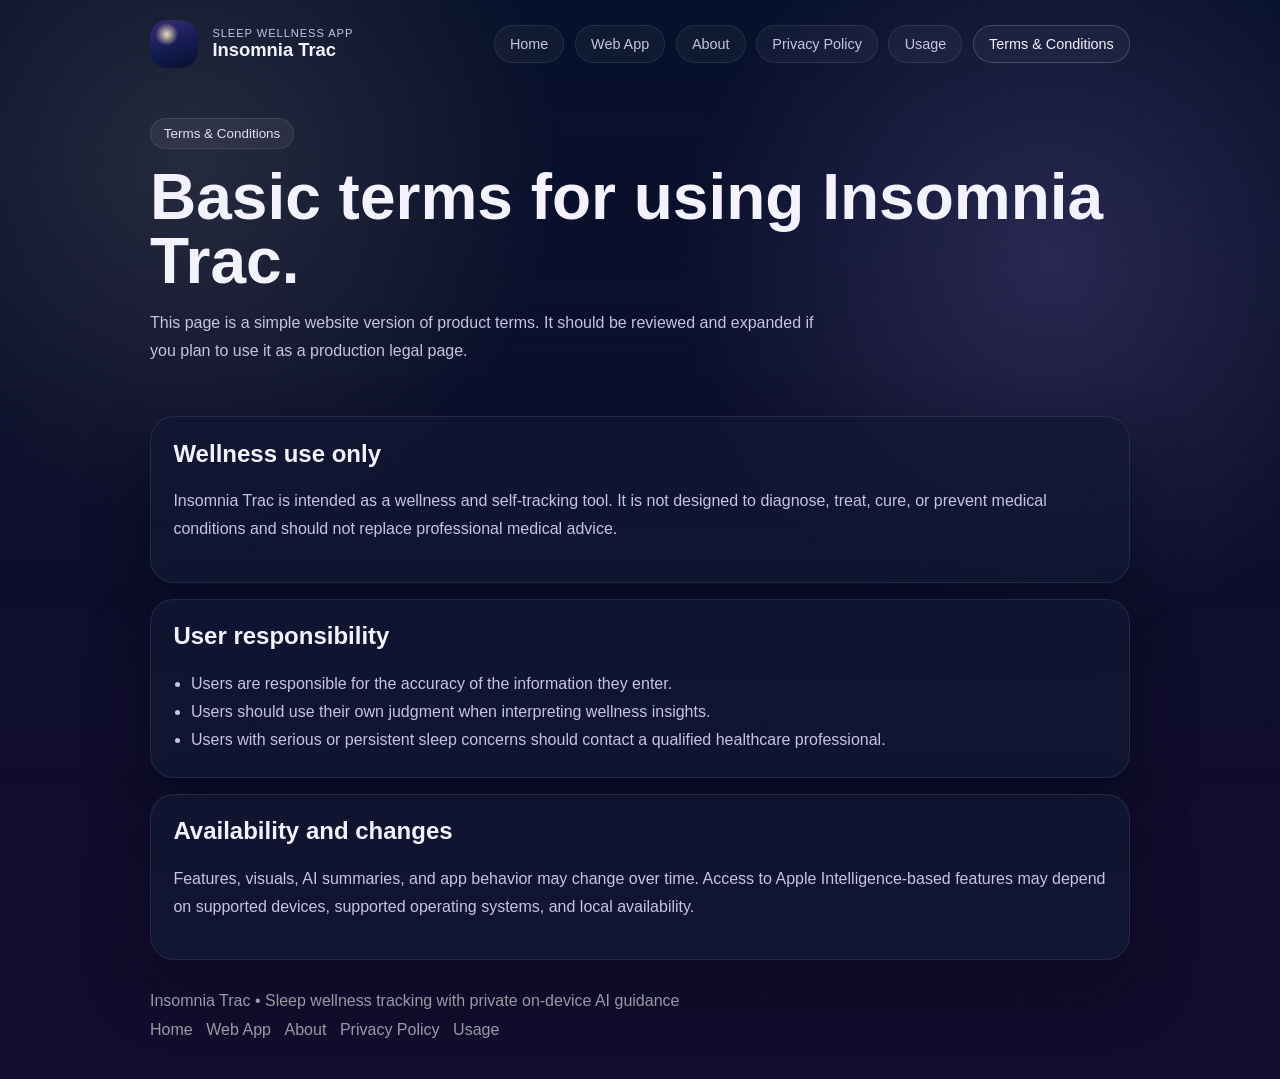
<file: docs/terms-and-conditions.html>
<!DOCTYPE html>
<html lang="en">
<head>
    <meta charset="UTF-8">
    <meta name="viewport" content="width=device-width, initial-scale=1.0">
    <title>Terms & Conditions | Insomnia Trac</title>
    <meta name="description" content="Terms and Conditions for Insomnia Trac.">
    <style>
        :root { --bg-top:#07112b; --bg-bottom:#140c2d; --panel:rgba(17,24,52,.78); --line:rgba(255,255,255,.09); --text:#f4f2ff; --muted:#c7c3e0; --accent-soft:#e7dcff; --shadow:0 28px 60px rgba(3,7,18,.42);}
        * { box-sizing:border-box; } body { margin:0; font-family:"Avenir Next","Nunito Sans",sans-serif; color:var(--text); background:radial-gradient(circle at 15% 15%, rgba(247,231,188,.12), transparent 26%), radial-gradient(circle at 82% 24%, rgba(184,148,255,.18), transparent 28%), linear-gradient(180deg, var(--bg-top), var(--bg-bottom)); }
        a { color:inherit; text-decoration:none; } .container { width:min(980px, calc(100% - 2rem)); margin:0 auto; }
        .topbar { display:flex; justify-content:space-between; align-items:center; gap:1rem; padding:1.25rem 0 .5rem; }
        .brand { display:flex; align-items:center; gap:.9rem; } .brand-mark { width:3rem; height:3rem; border-radius:18px; background:radial-gradient(circle at 35% 30%, rgba(247,231,188,.95), transparent 25%), linear-gradient(160deg, #3b2c78, #121b50 56%, #07112b);}
        .brand-copy small { display:block; color:var(--muted); text-transform:uppercase; font-size:.7rem; letter-spacing:.08em; } .brand-copy strong { font-size:1.15rem; }
        .site-nav { display:flex; flex-wrap:wrap; gap:.65rem; } .site-nav a { padding:.62rem .95rem; border-radius:999px; border:1px solid var(--line); background:rgba(255,255,255,.04); color:var(--muted); font-size:.9rem; } .site-nav a.active { color:var(--text); border-color:rgba(255,255,255,.18); }
        .hero { padding:2.6rem 0 1.2rem; } .eyebrow { display:inline-flex; padding:.45rem .8rem; border-radius:999px; border:1px solid var(--line); background:rgba(255,255,255,.06); color:var(--accent-soft); font-size:.84rem; }
        h1 { margin:1rem 0 0; font-size:clamp(2.5rem, 5vw, 4.1rem); line-height:1; } .lead { margin-top:1rem; color:var(--muted); line-height:1.75; max-width:42rem; }
        .card { background:var(--panel); border:1px solid var(--line); border-radius:24px; padding:1.4rem; box-shadow:var(--shadow); margin:1rem 0; }
        .card h2 { margin-top:0; } .card p, .card li { color:var(--muted); line-height:1.75; } ul { margin:0; padding-left:1.1rem; }
        footer { padding:1rem 0 2.5rem; color:rgba(255,255,255,.58); } .footer-links { margin-top:.7rem; display:flex; flex-wrap:wrap; gap:.85rem; }
        @media (max-width:900px) { .topbar { flex-direction:column; align-items:flex-start; } }
    </style>
</head>
<body>
    <div class="container">
        <header class="topbar">
            <a class="brand" href="./index.html"><div class="brand-mark" aria-hidden="true"></div><div class="brand-copy"><small>Sleep wellness app</small><strong>Insomnia Trac</strong></div></a>
            <nav class="site-nav" aria-label="Primary">
                <a href="./index.html">Home</a>
                <a href="./app.html">Web App</a>
                <a href="./about.html">About</a>
                <a href="./privacy-policy.html">Privacy Policy</a>
                <a href="./usage.html">Usage</a>
                <a class="active" href="./terms-and-conditions.html">Terms & Conditions</a>
            </nav>
        </header>

        <section class="hero">
            <div class="eyebrow">Terms & Conditions</div>
            <h1>Basic terms for using Insomnia Trac.</h1>
            <p class="lead">This page is a simple website version of product terms. It should be reviewed and expanded if you plan to use it as a production legal page.</p>
        </section>

        <section class="card">
            <h2>Wellness use only</h2>
            <p>Insomnia Trac is intended as a wellness and self-tracking tool. It is not designed to diagnose, treat, cure, or prevent medical conditions and should not replace professional medical advice.</p>
        </section>

        <section class="card">
            <h2>User responsibility</h2>
            <ul>
                <li>Users are responsible for the accuracy of the information they enter.</li>
                <li>Users should use their own judgment when interpreting wellness insights.</li>
                <li>Users with serious or persistent sleep concerns should contact a qualified healthcare professional.</li>
            </ul>
        </section>

        <section class="card">
            <h2>Availability and changes</h2>
            <p>Features, visuals, AI summaries, and app behavior may change over time. Access to Apple Intelligence-based features may depend on supported devices, supported operating systems, and local availability.</p>
        </section>

        <footer>
            <div>Insomnia Trac • Sleep wellness tracking with private on-device AI guidance</div>
            <div class="footer-links">
                <a href="./index.html">Home</a>
                <a href="./app.html">Web App</a>
                <a href="./about.html">About</a>
                <a href="./privacy-policy.html">Privacy Policy</a>
                <a href="./usage.html">Usage</a>
            </div>
        </footer>
    </div>
</body>
</html>
</file>
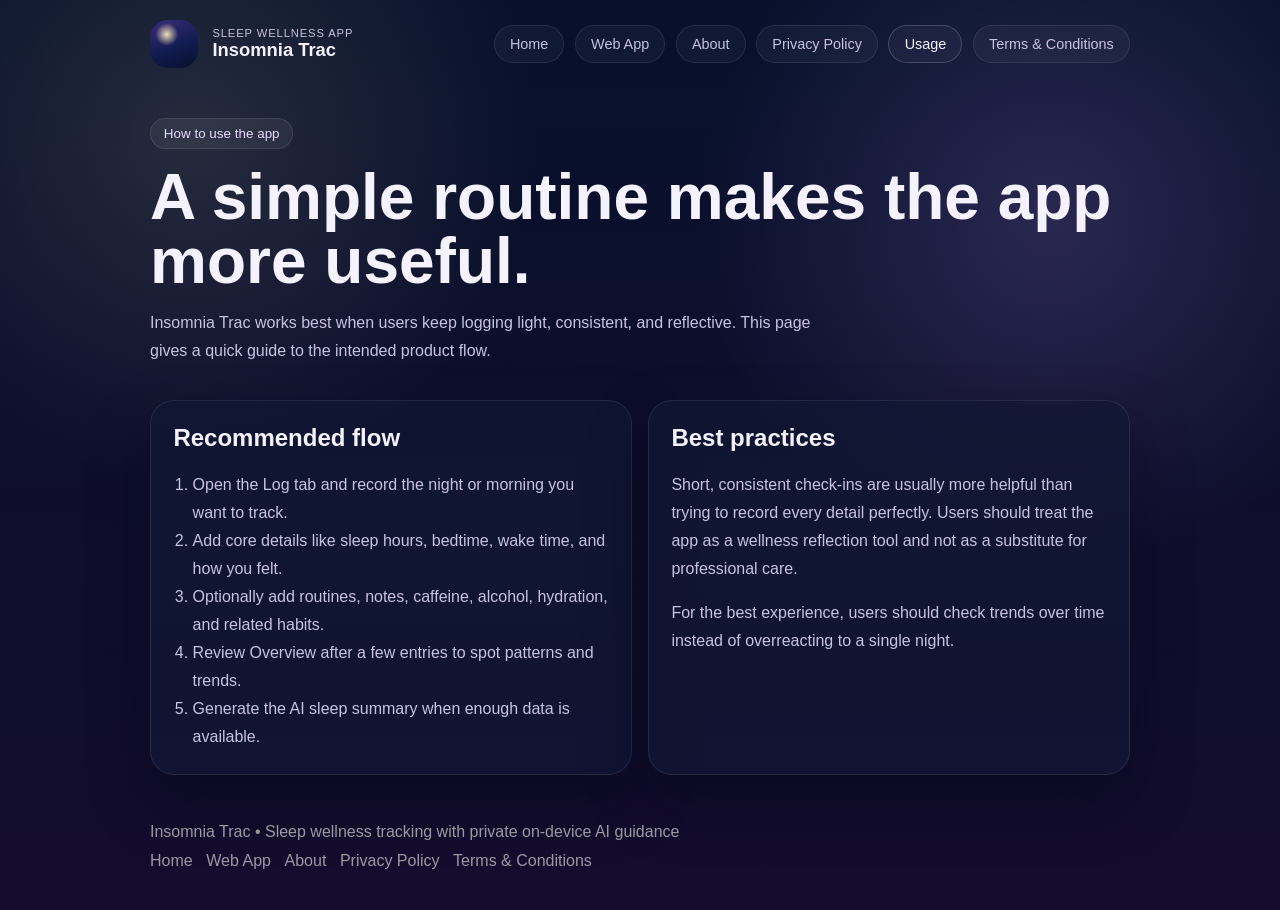
<file: docs/usage.html>
<!DOCTYPE html>
<html lang="en">
<head>
    <meta charset="UTF-8">
    <meta name="viewport" content="width=device-width, initial-scale=1.0">
    <title>Usage | Insomnia Trac</title>
    <meta name="description" content="How to use Insomnia Trac.">
    <style>
        :root { --bg-top:#07112b; --bg-bottom:#140c2d; --panel:rgba(17,24,52,.78); --line:rgba(255,255,255,.09); --text:#f4f2ff; --muted:#c7c3e0; --accent-soft:#e7dcff; --shadow:0 28px 60px rgba(3,7,18,.42);}
        * { box-sizing:border-box; } body { margin:0; font-family:"Avenir Next","Nunito Sans",sans-serif; color:var(--text); background:radial-gradient(circle at 15% 15%, rgba(247,231,188,.12), transparent 26%), radial-gradient(circle at 82% 24%, rgba(184,148,255,.18), transparent 28%), linear-gradient(180deg, var(--bg-top), var(--bg-bottom)); }
        a { color:inherit; text-decoration:none; } .container { width:min(980px, calc(100% - 2rem)); margin:0 auto; }
        .topbar { display:flex; justify-content:space-between; align-items:center; gap:1rem; padding:1.25rem 0 .5rem; }
        .brand { display:flex; align-items:center; gap:.9rem; } .brand-mark { width:3rem; height:3rem; border-radius:18px; background:radial-gradient(circle at 35% 30%, rgba(247,231,188,.95), transparent 25%), linear-gradient(160deg, #3b2c78, #121b50 56%, #07112b);}
        .brand-copy small { display:block; color:var(--muted); text-transform:uppercase; font-size:.7rem; letter-spacing:.08em; } .brand-copy strong { font-size:1.15rem; }
        .site-nav { display:flex; flex-wrap:wrap; gap:.65rem; } .site-nav a { padding:.62rem .95rem; border-radius:999px; border:1px solid var(--line); background:rgba(255,255,255,.04); color:var(--muted); font-size:.9rem; } .site-nav a.active { color:var(--text); border-color:rgba(255,255,255,.18); }
        .hero { padding:2.6rem 0 1.2rem; } .eyebrow { display:inline-flex; padding:.45rem .8rem; border-radius:999px; border:1px solid var(--line); background:rgba(255,255,255,.06); color:var(--accent-soft); font-size:.84rem; }
        h1 { margin:1rem 0 0; font-size:clamp(2.5rem, 5vw, 4.1rem); line-height:1; } .lead { margin-top:1rem; color:var(--muted); line-height:1.75; max-width:42rem; }
        .grid { display:grid; gap:1rem; grid-template-columns: repeat(2, minmax(0, 1fr)); padding-bottom:2rem; }
        .card { background:var(--panel); border:1px solid var(--line); border-radius:24px; padding:1.4rem; box-shadow:var(--shadow); }
        .card h2 { margin-top:0; } .card p, .card li { color:var(--muted); line-height:1.75; } ol { margin:0; padding-left:1.2rem; }
        footer { padding:1rem 0 2.5rem; color:rgba(255,255,255,.58); } .footer-links { margin-top:.7rem; display:flex; flex-wrap:wrap; gap:.85rem; }
        @media (max-width:900px) { .topbar, .grid { flex-direction:column; grid-template-columns:1fr; align-items:flex-start; } }
    </style>
</head>
<body>
    <div class="container">
        <header class="topbar">
            <a class="brand" href="./index.html"><div class="brand-mark" aria-hidden="true"></div><div class="brand-copy"><small>Sleep wellness app</small><strong>Insomnia Trac</strong></div></a>
            <nav class="site-nav" aria-label="Primary">
                <a href="./index.html">Home</a>
                <a href="./app.html">Web App</a>
                <a href="./about.html">About</a>
                <a href="./privacy-policy.html">Privacy Policy</a>
                <a class="active" href="./usage.html">Usage</a>
                <a href="./terms-and-conditions.html">Terms & Conditions</a>
            </nav>
        </header>

        <section class="hero">
            <div class="eyebrow">How to use the app</div>
            <h1>A simple routine makes the app more useful.</h1>
            <p class="lead">Insomnia Trac works best when users keep logging light, consistent, and reflective. This page gives a quick guide to the intended product flow.</p>
        </section>

        <section class="grid">
            <article class="card">
                <h2>Recommended flow</h2>
                <ol>
                    <li>Open the Log tab and record the night or morning you want to track.</li>
                    <li>Add core details like sleep hours, bedtime, wake time, and how you felt.</li>
                    <li>Optionally add routines, notes, caffeine, alcohol, hydration, and related habits.</li>
                    <li>Review Overview after a few entries to spot patterns and trends.</li>
                    <li>Generate the AI sleep summary when enough data is available.</li>
                </ol>
            </article>

            <article class="card">
                <h2>Best practices</h2>
                <p>Short, consistent check-ins are usually more helpful than trying to record every detail perfectly. Users should treat the app as a wellness reflection tool and not as a substitute for professional care.</p>
                <p>For the best experience, users should check trends over time instead of overreacting to a single night.</p>
            </article>
        </section>

        <footer>
            <div>Insomnia Trac • Sleep wellness tracking with private on-device AI guidance</div>
            <div class="footer-links">
                <a href="./index.html">Home</a>
                <a href="./app.html">Web App</a>
                <a href="./about.html">About</a>
                <a href="./privacy-policy.html">Privacy Policy</a>
                <a href="./terms-and-conditions.html">Terms & Conditions</a>
            </div>
        </footer>
    </div>
</body>
</html>
</file>
<file: docs/app.css>
:root {
    --bg-top: #07112b;
    --bg-mid: #111b43;
    --bg-bottom: #1b1240;
    --panel: rgba(18, 24, 57, 0.74);
    --panel-strong: rgba(22, 29, 70, 0.92);
    --line: rgba(255, 255, 255, 0.08);
    --line-strong: rgba(255, 255, 255, 0.15);
    --text: #f5f2ff;
    --muted: #c9c4e2;
    --muted-strong: #e5deff;
    --accent: #b894ff;
    --accent-deep: #8f66f1;
    --glow: #f7e7bc;
    --success: #8bdcc1;
    --warning: #ffcf80;
    --danger: #ff8f9e;
    --shadow: 0 28px 60px rgba(3, 7, 18, 0.42);
    --radius-xl: 30px;
    --radius-lg: 22px;
    --radius-md: 16px;
    --radius-sm: 12px;
    --content-width: 1200px;
    --tabbar-mobile-height: 5.8rem;
    --floating-action-mobile-offset: 5rem;
}

* {
    box-sizing: border-box;
}

html, body {
    margin: 0;
    min-height: 100%;
    overflow-x: hidden;
}

body {
    font-family: "Avenir Next", "Nunito Sans", "Trebuchet MS", sans-serif;
    color: var(--text);
    background:
        radial-gradient(circle at 15% 15%, rgba(247, 231, 188, 0.12), transparent 26%),
        radial-gradient(circle at 82% 24%, rgba(184, 148, 255, 0.18), transparent 28%),
        radial-gradient(circle at 68% 78%, rgba(139, 220, 193, 0.10), transparent 22%),
        linear-gradient(180deg, var(--bg-top), var(--bg-mid) 48%, var(--bg-bottom));
}

button,
input,
select,
textarea {
    font: inherit;
}

button {
    cursor: pointer;
}

a {
    color: inherit;
    text-decoration: none;
}

.hidden {
    display: none !important;
}

.app-shell {
    width: min(var(--content-width), calc(100% - 1.5rem));
    margin: 0 auto;
    padding: max(0.75rem, env(safe-area-inset-top)) 0 calc(var(--tabbar-mobile-height) + 1.5rem + env(safe-area-inset-bottom));
}

.app-topbar {
    display: flex;
    justify-content: space-between;
    align-items: center;
    gap: 1rem;
    flex-wrap: wrap;
    padding: 0.75rem 0 1rem;
}

.brand-block {
    display: flex;
    align-items: center;
    gap: 0.85rem;
}

.brand-mark,
.welcome-mark {
    width: 3rem;
    height: 3rem;
    border-radius: 18px;
    background:
        radial-gradient(circle at 35% 30%, rgba(247, 231, 188, 0.95), transparent 25%),
        linear-gradient(160deg, #3b2c78, #121b50 56%, #07112b);
    position: relative;
    box-shadow: 0 12px 24px rgba(5, 8, 18, 0.35);
}

.brand-mark::after,
.welcome-mark::after {
    content: "✦";
    position: absolute;
    top: 0.45rem;
    right: 0.5rem;
    color: rgba(255, 255, 255, 0.85);
    font-size: 0.85rem;
}

.brand-block small {
    display: block;
    color: var(--muted);
    text-transform: uppercase;
    letter-spacing: 0.08em;
    font-size: 0.7rem;
}

.brand-block strong {
    font-size: 1.15rem;
}

.site-links {
    display: flex;
    gap: 0.6rem;
    flex-wrap: wrap;
}

.site-links a {
    padding: 0.55rem 0.85rem;
    border-radius: 999px;
    border: 1px solid var(--line);
    background: rgba(255, 255, 255, 0.04);
    color: var(--muted);
    font-size: 0.9rem;
    text-align: center;
}

.app-layout {
    position: relative;
    display: grid;
    gap: 1rem;
}

.page {
    display: none;
}

.page.active {
    display: block;
}

.page-scroll {
    display: grid;
    gap: 1rem;
    position: relative;
}

.page-scroll > * {
    min-width: 0;
}

.page-scroll-with-action {
    padding-bottom: calc(var(--tabbar-mobile-height) + 5rem + env(safe-area-inset-bottom));
}

.overview-background {
    position: absolute;
    inset: 0;
    pointer-events: none;
    overflow: hidden;
}

.star,
.orb {
    position: absolute;
}

.star {
    color: rgba(247, 231, 188, 0.6);
    animation: starFloat 8s ease-in-out infinite alternate;
}

.star-a { top: 2.5rem; left: 8%; font-size: 1rem; }
.star-b { top: 8rem; right: 12%; font-size: 1.25rem; animation-duration: 10s; }
.star-c { top: 28rem; left: 18%; font-size: 0.85rem; animation-duration: 9s; }

.orb {
    border-radius: 999px;
    filter: blur(24px);
    opacity: 0.34;
    animation: orbDrift 11s ease-in-out infinite alternate;
}

.orb-a {
    width: 11rem;
    height: 11rem;
    right: 4%;
    top: 16rem;
    background: rgba(184, 148, 255, 0.22);
}

.orb-b {
    width: 8rem;
    height: 8rem;
    left: 10%;
    top: 24rem;
    background: rgba(247, 231, 188, 0.16);
    animation-duration: 14s;
}

@keyframes starFloat {
    from { transform: translateY(0) scale(0.95); opacity: 0.45; }
    to { transform: translateY(-8px) scale(1.04); opacity: 0.82; }
}

@keyframes orbDrift {
    from { transform: translate3d(0, 0, 0) scale(0.96); }
    to { transform: translate3d(10px, -12px, 0) scale(1.05); }
}

.hero-card,
.glass-card,
.compact-header-card {
    position: relative;
    z-index: 1;
    border: 1px solid var(--line);
    border-radius: var(--radius-lg);
    background: var(--panel);
    backdrop-filter: blur(14px);
    box-shadow: var(--shadow);
}

.hero-card {
    padding: 1.4rem;
    background: linear-gradient(160deg, rgba(58, 48, 123, 0.92), rgba(20, 33, 82, 0.86));
}

.compact-header-card {
    padding: 1.15rem 1.2rem;
}

.hero-copy h1,
.compact-header-card h2,
.section-heading h2,
.section-heading-row h2 {
    margin: 0;
    line-height: 1.02;
}

.eyebrow {
    margin: 0 0 0.75rem;
    display: inline-flex;
    gap: 0.45rem;
    padding: 0.42rem 0.75rem;
    border-radius: 999px;
    border: 1px solid var(--line);
    background: rgba(255, 255, 255, 0.06);
    color: var(--muted-strong);
    font-size: 0.82rem;
}

.primary-chip,
.badge,
.button {
    border: 0;
    border-radius: 999px;
}

.primary-chip {
    margin-top: 1rem;
    padding: 0.85rem 1rem;
    background: rgba(255, 255, 255, 0.12);
    color: var(--text);
    font-weight: 700;
}

.hero-pills,
.metric-grid,
.split-grid,
.stepper-grid {
    display: grid;
    gap: 0.85rem;
}

.hero-pills {
    grid-template-columns: repeat(3, minmax(0, 1fr));
    margin-top: 1rem;
}

.summary-pill,
.metric-card,
.field-panel,
.stepper-card,
.toggle-card,
.activity-button,
.history-pill,
.link-stack a {
    border: 1px solid rgba(255, 255, 255, 0.06);
    background: rgba(255, 255, 255, 0.05);
}

.summary-pill,
.metric-card,
.history-pill {
    padding: 0.85rem;
    border-radius: var(--radius-md);
}

.summary-pill span,
.metric-card span,
.history-pill span {
    display: block;
    color: var(--muted);
    font-size: 0.76rem;
    text-transform: uppercase;
    letter-spacing: 0.05em;
}

.summary-pill strong,
.metric-card strong,
.history-pill strong {
    display: block;
    margin-top: 0.25rem;
    font-size: 1rem;
}

.metric-grid {
    grid-template-columns: repeat(2, minmax(0, 1fr));
}

.metric-card p {
    margin: 0.5rem 0 0;
    color: var(--muted);
    line-height: 1.6;
    font-size: 0.92rem;
}

@media (min-width: 1180px) {
    .app-shell {
        width: min(1360px, calc(100% - 2.5rem));
        min-height: calc(100vh - 1.5rem);
        padding-top: 1.25rem;
    }

    .app-topbar {
        padding: 0.4rem 0 0.9rem;
    }

    .brand-block {
        min-width: 240px;
    }

    .site-links {
        justify-content: flex-end;
    }

    .site-links a {
        padding: 0.72rem 1rem;
    }

    .tabbar {
        width: min(780px, 100%);
        margin-left: auto;
        margin-right: auto;
        margin-bottom: 0.75rem;
    }

    .page[data-page="overview"] .page-scroll {
        grid-template-columns: repeat(12, minmax(0, 1fr));
        align-items: start;
        gap: 1.25rem;
    }

    .overview-hero,
    .overview-metrics {
        grid-column: 1 / -1;
    }

    .overview-hero {
        display: grid;
        grid-template-columns: minmax(0, 1.6fr) minmax(220px, 0.55fr);
        gap: 1.1rem;
        align-items: center;
        padding: 1.55rem 1.6rem;
    }

    .overview-hero .primary-chip {
        margin-top: 0;
        justify-self: end;
        align-self: start;
        min-width: 190px;
    }

    .overview-hero .hero-pills {
        grid-column: 1 / -1;
        grid-template-columns: repeat(3, minmax(0, 1fr));
    }

    .overview-history {
        grid-column: 1 / span 7;
    }

    .overview-coach {
        grid-column: 8 / -1;
        height: 100%;
    }

    .metric-grid {
        grid-template-columns: repeat(4, minmax(0, 1fr));
    }

    .metric-card {
        min-height: 9.25rem;
    }

    .chart-wrap {
        height: clamp(14rem, 20vw, 18rem);
    }

    .page[data-page="log"] .page-scroll,
    .page[data-page="history"] .page-scroll,
    .page[data-page="settings"] .page-scroll {
        width: min(100%, 1240px);
        margin: 0 auto;
    }

    .page[data-page="log"] .form-stack {
        grid-template-columns: repeat(2, minmax(0, 1fr));
        align-items: start;
    }

    .page[data-page="log"] .form-stack > .glass-card:last-child {
        grid-column: 1 / -1;
    }

    .page[data-page="history"] .history-list {
        grid-template-columns: repeat(2, minmax(0, 1fr));
    }

    .page[data-page="settings"] .page-scroll {
        grid-template-columns: repeat(2, minmax(0, 1fr));
        align-items: start;
    }

    .page[data-page="settings"] .page-scroll > .compact-header-card {
        grid-column: 1 / -1;
    }

    .page[data-page="settings"] .page-scroll > .glass-card {
        min-height: 100%;
    }

    .glass-card,
    .compact-header-card {
        padding: 1.35rem 1.4rem;
    }

    .history-card {
        height: 100%;
    }
}

.section-heading,
.section-heading-row {
    margin-bottom: 1rem;
}

.section-heading p,
.section-heading-row p,
.helper,
.slider-copy small,
.field-copy label,
.toggle-card small,
.empty-state p,
.coach-output p {
    color: var(--muted);
}

.section-heading-row {
    display: flex;
    justify-content: space-between;
    gap: 1rem;
    align-items: flex-start;
}

.badge {
    align-self: flex-start;
    padding: 0.55rem 0.8rem;
    background: rgba(247, 231, 188, 0.12);
    color: var(--glow);
    font-size: 0.82rem;
    white-space: nowrap;
}

.badge.soft {
    background: rgba(184, 148, 255, 0.12);
    color: var(--accent-soft);
}

.chart-wrap {
    height: clamp(12rem, 32vw, 15rem);
    border-radius: 18px;
    background:
        linear-gradient(180deg, rgba(184, 148, 255, 0.18), rgba(184, 148, 255, 0.03)),
        rgba(255, 255, 255, 0.03);
    overflow: hidden;
}

#sleep-chart {
    width: 100%;
    height: 100%;
    display: block;
}

.empty-state,
.coach-output {
    padding: 1rem;
    border-radius: var(--radius-md);
    background: rgba(255, 255, 255, 0.04);
    margin-bottom: 1rem;
}

.empty-state h3,
.coach-output h3,
.history-card h3 {
    margin-top: 0;
}

.coach-actions {
    display: flex;
    flex-wrap: wrap;
    gap: 0.75rem;
}

.button {
    padding: 0.9rem 1.15rem;
    font-weight: 700;
    color: var(--text);
    min-width: 0;
}

.button-primary {
    background: linear-gradient(135deg, #c2a6ff, #9f78ff);
    color: #120b25;
}

.button-secondary {
    background: rgba(255, 255, 255, 0.06);
    border: 1px solid var(--line);
}

.flex-grow {
    flex: 1;
}

.form-stack {
    display: grid;
    gap: 1rem;
}

.field-group {
    display: grid;
    gap: 0.65rem;
}

.field-panel {
    padding: 0.95rem 1rem;
    border-radius: var(--radius-md);
}

.field-inline,
.slider-row,
.history-top,
.stepper-control {
    display: flex;
    justify-content: space-between;
    align-items: center;
    gap: 0.75rem;
}

.field-inline-grid {
    display: grid;
    grid-template-columns: 1fr auto;
    gap: 0.75rem;
}

.field-copy strong,
.slider-row strong {
    font-size: 1rem;
}

label {
    display: block;
    font-weight: 600;
}

input[type="date"],
input[type="time"],
select,
textarea,
input[type="text"] {
    width: 100%;
    border-radius: 14px;
    border: 1px solid var(--line-strong);
    background: rgba(255, 255, 255, 0.05);
    color: var(--text);
    padding: 0.82rem 0.9rem;
}

select,
input,
textarea,
button {
    max-width: 100%;
}

textarea {
    resize: vertical;
}

input[type="range"] {
    width: 100%;
    accent-color: var(--accent);
}

details summary {
    cursor: pointer;
    font-weight: 700;
}

.details-body {
    display: grid;
    gap: 1rem;
    margin-top: 1rem;
}

.activity-grid {
    display: grid;
    grid-template-columns: repeat(auto-fit, minmax(135px, 1fr));
    gap: 0.7rem;
}

.activity-button {
    border-radius: 14px;
    padding: 0.85rem 0.9rem;
    color: var(--muted-strong);
    text-align: left;
}

.activity-button.active {
    background: rgba(184, 148, 255, 0.24);
    color: var(--text);
}

.selected-activities {
    display: flex;
    flex-wrap: wrap;
    gap: 0.55rem;
}

.selected-chip {
    padding: 0.5rem 0.8rem;
    border-radius: 999px;
    background: rgba(184, 148, 255, 0.18);
}

.toggle-card {
    display: flex;
    align-items: flex-start;
    gap: 0.8rem;
    padding: 1rem;
    border-radius: var(--radius-md);
}

.toggle-card input {
    margin-top: 0.3rem;
}

.stepper-grid {
    grid-template-columns: repeat(auto-fit, minmax(200px, 1fr));
}

.stepper-card {
    padding: 1rem;
    border-radius: var(--radius-md);
    display: grid;
    gap: 0.75rem;
}

.stepper-control {
    justify-content: flex-end;
}

.stepper-control button {
    width: 2.1rem;
    height: 2.1rem;
    border-radius: 999px;
    border: 1px solid var(--line);
    background: rgba(255, 255, 255, 0.06);
    color: var(--text);
}

.floating-action-bar {
    position: fixed;
    left: 50%;
    bottom: calc(var(--floating-action-mobile-offset) + env(safe-area-inset-bottom));
    transform: translateX(-50%);
    width: min(calc(100% - 1rem), var(--content-width));
    padding: 0.9rem 0.5rem 0.35rem;
    display: flex;
    gap: 0.75rem;
    border-top: 1px solid rgba(255, 255, 255, 0.08);
    background: rgba(8, 12, 30, 0.78);
    backdrop-filter: blur(16px);
    z-index: 30;
}

.history-list {
    display: grid;
    gap: 1rem;
}

.history-card {
    padding: 1rem;
}

.history-actions {
    display: flex;
    gap: 0.55rem;
    flex-wrap: wrap;
}

.icon-button {
    padding: 0.65rem 0.8rem;
    border-radius: 999px;
    border: 1px solid var(--line);
    background: rgba(255, 255, 255, 0.05);
    color: var(--text);
}

.history-hours {
    margin: 0.35rem 0 0;
    color: var(--muted);
}

.history-pills {
    display: grid;
    grid-template-columns: repeat(auto-fit, minmax(110px, 1fr));
    gap: 0.7rem;
    margin-top: 0.9rem;
}

.history-activities,
.history-notes {
    margin-top: 0.9rem;
    padding: 0.95rem;
    border-radius: var(--radius-md);
    background: rgba(255, 255, 255, 0.04);
}

.history-activities-list {
    display: flex;
    flex-wrap: wrap;
    gap: 0.55rem;
    margin-top: 0.6rem;
}

.link-stack {
    display: grid;
    gap: 0.7rem;
}

.link-stack a {
    display: block;
    padding: 0.9rem 1rem;
    border-radius: 14px;
}

.tabbar {
    position: fixed;
    left: 50%;
    bottom: calc(0.8rem + env(safe-area-inset-bottom));
    transform: translateX(-50%);
    width: min(calc(100% - 1rem), 720px);
    display: grid;
    grid-template-columns: repeat(4, 1fr);
    gap: 0.55rem;
    padding: 0.55rem;
    border-radius: 26px;
    border: 1px solid var(--line);
    background: rgba(8, 12, 30, 0.78);
    backdrop-filter: blur(16px);
    z-index: 40;
}

.tab {
    border: 0;
    border-radius: 18px;
    padding: 0.85rem 0.7rem;
    background: transparent;
    color: var(--muted);
    font-weight: 700;
}

.tab.active {
    background: rgba(184, 148, 255, 0.18);
    color: var(--text);
}

@media (min-width: 1024px) {
    .app-shell {
        padding-bottom: 2rem;
    }

    .tabbar {
        position: sticky;
        top: max(0.75rem, env(safe-area-inset-top));
        left: auto;
        bottom: auto;
        transform: none;
        width: 100%;
        margin-bottom: 0.25rem;
    }

    .page-scroll-with-action {
        padding-bottom: 2rem;
    }

    .floating-action-bar {
        position: sticky;
        left: auto;
        bottom: 1rem;
        transform: none;
        width: 100%;
        margin-top: -0.25rem;
        margin-bottom: 1rem;
        border: 1px solid var(--line);
        border-radius: 22px;
        justify-content: flex-end;
    }

    .floating-action-bar .button {
        width: auto;
    }
}

.welcome-overlay {
    position: fixed;
    inset: 0;
    background: rgba(3, 6, 18, 0.72);
    backdrop-filter: blur(10px);
    display: grid;
    place-items: center;
    padding: 1rem;
    z-index: 60;
}

.welcome-card {
    width: min(700px, 100%);
    max-height: min(90vh, 820px);
    overflow: auto;
    border-radius: 28px;
    border: 1px solid var(--line);
    background: linear-gradient(180deg, rgba(14, 23, 55, 0.96), rgba(29, 20, 63, 0.94));
    padding: 1.5rem;
    box-shadow: var(--shadow);
}

.welcome-card h2 {
    margin: 0.85rem 0 0;
    font-size: clamp(2rem, 6vw, 3rem);
}

.lead-tight {
    margin-top: 0.85rem;
    color: var(--muted);
    line-height: 1.75;
}

.welcome-benefits {
    display: grid;
    gap: 0.85rem;
    grid-template-columns: repeat(auto-fit, minmax(180px, 1fr));
    margin: 1.2rem 0;
}

.welcome-benefits article {
    padding: 0.95rem;
    border-radius: var(--radius-md);
    background: rgba(255, 255, 255, 0.06);
}

.welcome-benefits strong {
    display: block;
    margin-bottom: 0.35rem;
}

.welcome-benefits span,
.welcome-disclaimer {
    color: var(--muted);
    line-height: 1.7;
}

.welcome-disclaimer {
    margin-bottom: 1rem;
}

@media (max-width: 980px) {
    .app-shell {
        width: min(calc(100% - 0.8rem), var(--content-width));
    }

    .app-topbar,
    .section-heading-row {
        flex-direction: column;
        align-items: flex-start;
    }

    .metric-grid,
    .split-grid,
    .hero-pills,
    .welcome-benefits {
        grid-template-columns: 1fr;
    }

    .floating-action-bar {
        width: calc(100% - 0.8rem);
    }
}

@media (max-width: 1023px) {
    .tabbar {
        z-index: 45;
    }
}

@media (max-width: 768px) {
    .hero-card,
    .glass-card,
    .compact-header-card,
    .welcome-card {
        padding: 1.1rem;
    }

    .field-inline,
    .slider-row,
    .history-top {
        flex-direction: column;
        align-items: flex-start;
    }

    .history-actions {
        width: 100%;
    }

    .history-actions .icon-button {
        flex: 1;
    }

    .stepper-control {
        width: 100%;
        justify-content: space-between;
    }
}

@media (max-width: 640px) {
    .site-links,
    .coach-actions {
        width: 100%;
    }

    .site-links {
        display: grid;
        grid-template-columns: repeat(2, minmax(0, 1fr));
    }

    .coach-actions,
    .field-inline-grid,
    .floating-action-bar {
        grid-template-columns: 1fr;
        flex-direction: column;
    }

    .page-scroll-with-action {
        padding-bottom: 12.5rem;
    }

    .floating-action-bar {
        bottom: calc(6.8rem + env(safe-area-inset-bottom));
        padding-bottom: calc(0.45rem + env(safe-area-inset-bottom));
    }

    .tabbar {
        width: calc(100% - 0.8rem);
        grid-template-columns: repeat(4, minmax(0, 1fr));
        gap: 0.35rem;
        padding: 0.4rem;
    }

    .tab {
        padding: 0.72rem 0.35rem;
        font-size: 0.82rem;
    }
}

@media (max-width: 560px) {
    .app-shell {
        width: calc(100% - 0.6rem);
    }

    .brand-block {
        width: 100%;
    }

    .site-links {
        grid-template-columns: 1fr;
    }

    .field-inline-grid,
    .coach-actions,
    .floating-action-bar {
        display: grid;
        grid-template-columns: 1fr;
    }

    .button,
    .primary-chip,
    .icon-button {
        width: 100%;
    }

    .tabbar {
        gap: 0.3rem;
        padding: 0.35rem;
    }

    .tab {
        width: auto;
        min-width: 0;
        padding: 0.68rem 0.2rem;
        font-size: 0.76rem;
    }

    .page-scroll-with-action {
        padding-bottom: 11.5rem;
    }

    .floating-action-bar {
        bottom: calc(5.9rem + env(safe-area-inset-bottom));
    }
}

@media (max-width: 420px) {
    .app-shell {
        width: calc(100% - 0.4rem);
    }

    .hero-card,
    .glass-card,
    .compact-header-card,
    .welcome-card {
        border-radius: 18px;
        padding: 1rem 0.9rem;
    }

    .eyebrow {
        font-size: 0.76rem;
    }

    .history-pills,
    .stepper-grid,
    .activity-grid {
        grid-template-columns: 1fr;
    }
}
</file>
